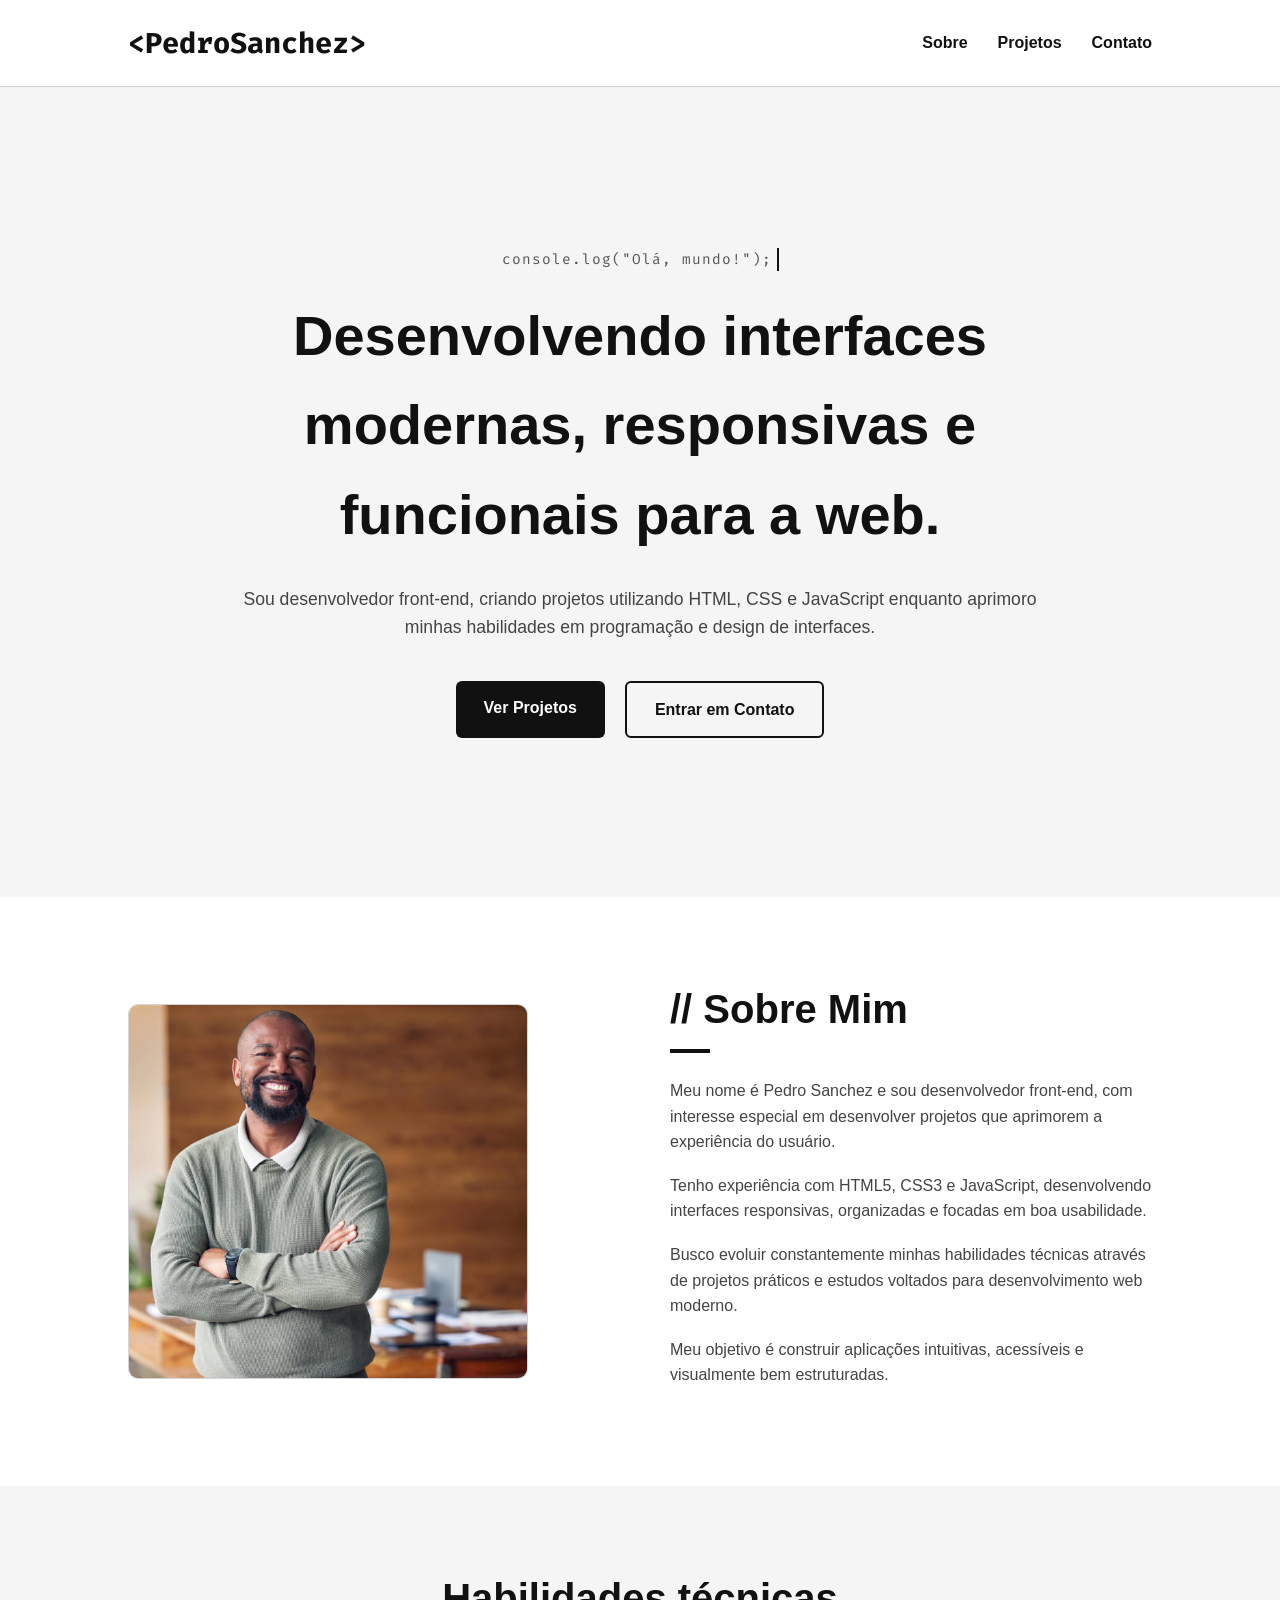
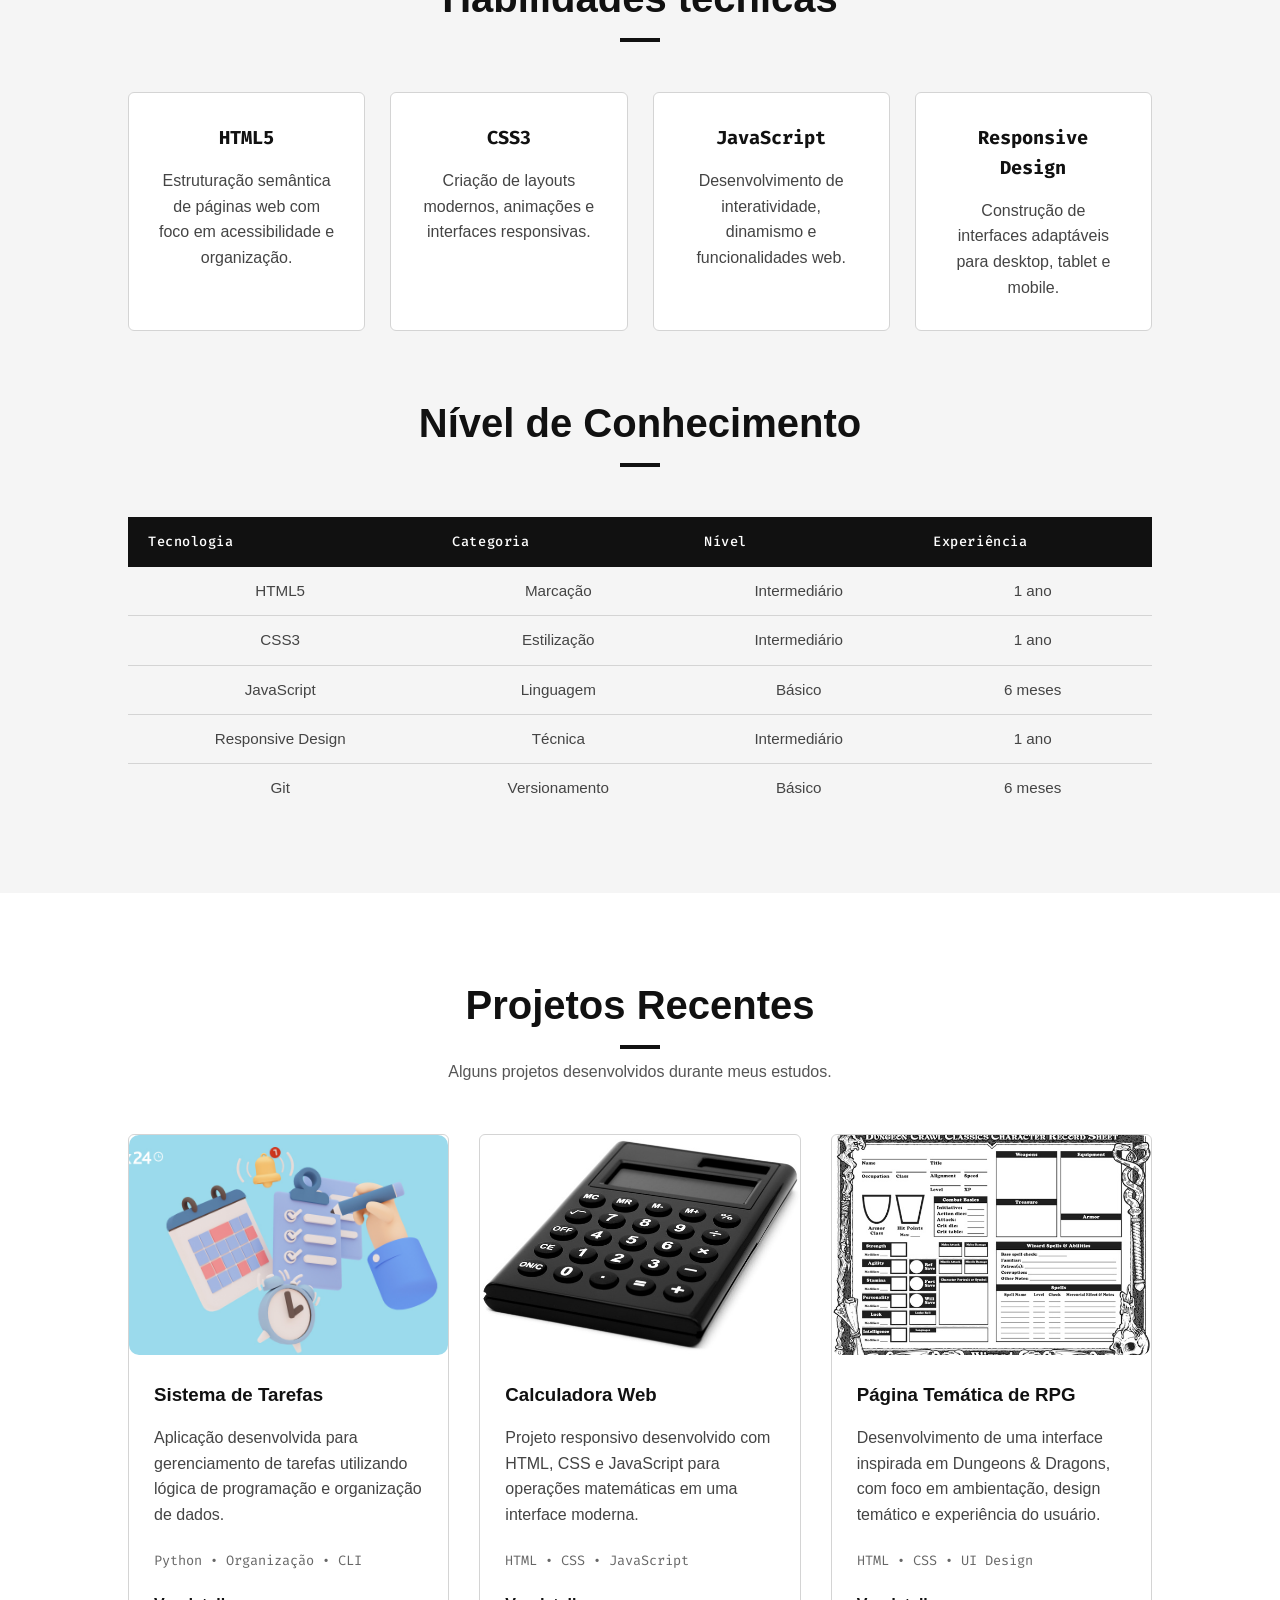
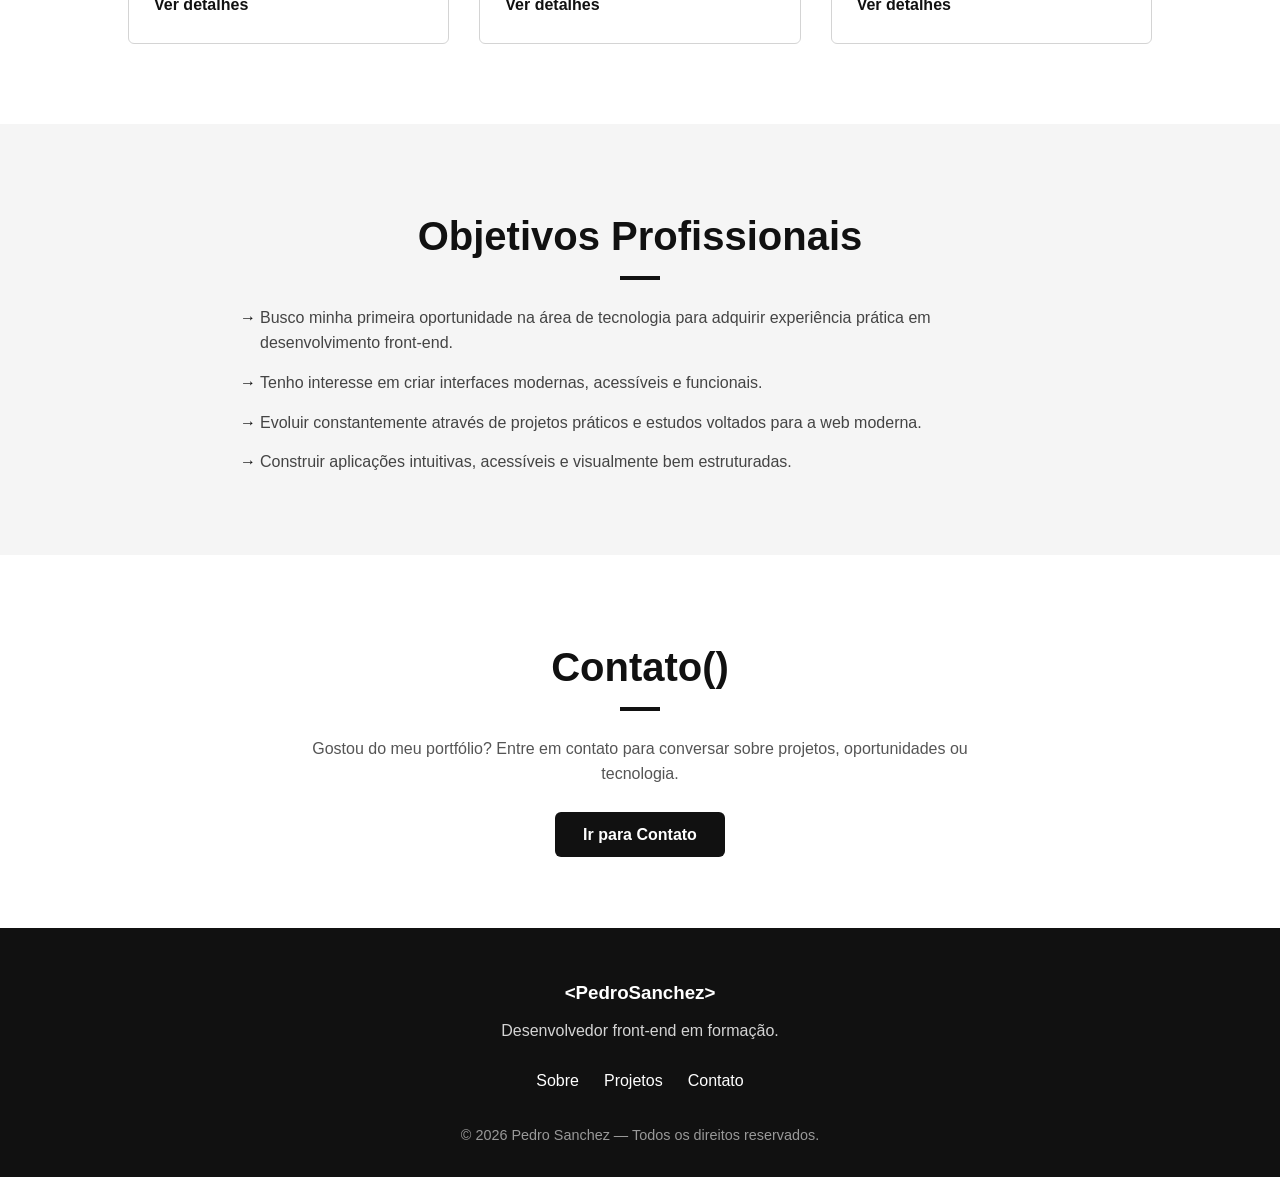
<file: index.html>
<!DOCTYPE html>
<html lang="pt-BR">

<head>
    <meta charset="UTF-8">
    <meta name="viewport" content="width=device-width, initial-scale=1.0">
    <title>Pedro Sanchez | Portfólio</title>
    <link rel="preconnect" href="https://fonts.googleapis.com">
    <link rel="preconnect" href="https://fonts.gstatic.com" crossorigin>
    <link href="https://fonts.googleapis.com/css2?family=Fira+Code:wght@300;400;500;600&display=swap" rel="stylesheet">
    <link rel="stylesheet" href="css/style.css">
</head>

<body>

    <header class="header">
        <div class="logo">
            <h1>&lt;PedroSanchez&gt;</h1>
        </div>
        <nav class="navbar">
            <ul class="nav-links">
                <li><a href="index.html">Sobre</a></li>
                <li><a href="projetos.html">Projetos</a></li>
                <li><a href="contato.html">Contato</a></li>
            </ul>
        </nav>
    </header>

    <main>
        <section class="hero-section">
            <div class="hero-content">
                <p class="hero-tag">console.log("Olá, mundo!");</p>
                <h2>Desenvolvendo interfaces modernas, responsivas e funcionais para a web.</h2>
                <p class="hero-description">
                    Sou desenvolvedor front-end, criando projetos utilizando HTML, CSS e JavaScript enquanto
                    aprimoro minhas habilidades em programação e design de interfaces.
                </p>
                <div class="hero-buttons">
                    <a href="projetos.html" class="btn-primary">Ver Projetos</a>
                    <a href="contato.html" class="btn-secondary">Entrar em Contato</a>
                </div>
            </div>
        </section>

        <section id="sobre" class="about-section">
            <div class="about-image">
                <img src="img/perfil.jpg" alt="Foto de Pedro Sanchez">
            </div>
            <div class="about-text">
                <h2>// Sobre Mim</h2>
                <p>
                    Meu nome é Pedro Sanchez e sou desenvolvedor front-end, com interesse
                    especial em desenvolver projetos que aprimorem a experiência do usuário.
                </p>
                <p>
                    Tenho experiência com HTML5, CSS3 e JavaScript, desenvolvendo interfaces responsivas, organizadas e focadas em boa usabilidade.
                </p>
                <p>
                    Busco evoluir constantemente minhas habilidades técnicas através de projetos práticos e estudos voltados para desenvolvimento web moderno.
                </p>
                <p>
                    Meu objetivo é construir aplicações intuitivas, acessíveis e visualmente bem estruturadas.
                </p>
            </div>
        </section>

        <section class="skills-section">
            <h2>Habilidades técnicas</h2>
            <div class="skills-container">
                <article class="skill-card">
                    <h3>HTML5</h3>
                    <p>Estruturação semântica de páginas web com foco em acessibilidade e organização.</p>
                </article>

                <article class="skill-card">
                    <h3>CSS3</h3>
                    <p>Criação de layouts modernos, animações e interfaces responsivas.</p>
                </article>

                <article class="skill-card">
                    <h3>JavaScript</h3>
                    <p>Desenvolvimento de interatividade, dinamismo e funcionalidades web.</p>
                </article>

                <article class="skill-card">
                    <h3>Responsive Design</h3>
                    <p>Construção de interfaces adaptáveis para desktop, tablet e mobile.</p>
                </article>
            </div>

            <h2 class="skills-table-title">Nível de Conhecimento</h2>
            <div class="skills-table-wrapper">
                <table class="skills-table">
                    <thead>
                        <tr>
                            <th>Tecnologia</th>
                            <th>Categoria</th>
                            <th>Nível</th>
                            <th>Experiência</th>
                        </tr>
                    </thead>
                    <tbody>
                        <tr>
                            <td>HTML5</td>
                            <td>Marcação</td>
                            <td>Intermediário</td>
                            <td>1 ano</td>
                        </tr>
                        <tr>
                            <td>CSS3</td>
                            <td>Estilização</td>
                            <td>Intermediário</td>
                            <td>1 ano</td>
                        </tr>
                        <tr>
                            <td>JavaScript</td>
                            <td>Linguagem</td>
                            <td>Básico</td>
                            <td>6 meses</td>
                        </tr>
                        <tr>
                            <td>Responsive Design</td>
                            <td>Técnica</td>
                            <td>Intermediário</td>
                            <td>1 ano</td>
                        </tr>
                        <tr>
                            <td>Git</td>
                            <td>Versionamento</td>
                            <td>Básico</td>
                            <td>6 meses</td>
                        </tr>
                    </tbody>
                </table>
            </div>
        </section>

        <section class="preview-projects">
            <div class="section-title">
                <h2>Projetos Recentes</h2>
                <p>Alguns projetos desenvolvidos durante meus estudos.</p>
            </div>

            <div class="projects-container">
                <article class="project-card">
                    <img src="img/Projeto1.jpg" alt="Projeto sistema de tarefas">
                    <div class="project-content">
                        <h3>Sistema de Tarefas</h3>
                        <p>Aplicação desenvolvida para gerenciamento de tarefas utilizando lógica de programação e organização de dados.</p>
                        <span class="project-tech">Python • Organização • CLI</span>
                        <a href="projetos.html">Ver detalhes</a>
                    </div>
                </article>

                <article class="project-card">
                    <img src="img/Projeto2.jpg" alt="Projeto calculadora web">
                    <div class="project-content">
                        <h3>Calculadora Web</h3>
                        <p>Projeto responsivo desenvolvido com HTML, CSS e JavaScript para operações matemáticas em uma interface moderna.</p>
                        <span class="project-tech">HTML • CSS • JavaScript</span>
                        <a href="projetos.html">Ver detalhes</a>
                    </div>
                </article>

                <article class="project-card">
                    <img src="img/Projeto3.jpg" alt="Projeto landing page responsiva">
                    <div class="project-content">
                        <h3>Página Temática de RPG</h3>
                        <p>Desenvolvimento de uma interface inspirada em Dungeons & Dragons, com foco em ambientação, design temático e experiência do usuário.</p>
                        <span class="project-tech">HTML • CSS • UI Design</span>
                        <a href="projetos.html">Ver detalhes</a>
                    </div>
                </article>
            </div>
        </section>

        <section id="objetivos" class="goals-section">
            <div class="goals-content">
                <h2>Objetivos Profissionais</h2>
                <ul class="goals-list">
                    <li>Busco minha primeira oportunidade na área de tecnologia para adquirir experiência prática em desenvolvimento front-end.</li>
                    <li>Tenho interesse em criar interfaces modernas, acessíveis e funcionais.</li>
                    <li>Evoluir constantemente através de projetos práticos e estudos voltados para a web moderna.</li>
                    <li>Construir aplicações intuitivas, acessíveis e visualmente bem estruturadas.</li>
                </ul>
            </div>
        </section>

        <section id="contato-preview" class="contact-preview">
            <h2>Contato()</h2>
            <p>Gostou do meu portfólio? Entre em contato para conversar sobre projetos, oportunidades ou tecnologia.</p>
            <a href="contato.html" class="btn-primary">Ir para Contato</a>
        </section>
    </main>

    <footer class="footer">
        <div class="footer-content">
            <h3>&lt;PedroSanchez&gt;</h3>
            <p>Desenvolvedor front-end em formação.</p>
            <nav class="footer-links">
                <a href="#sobre">Sobre</a>
                <a href="projetos.html">Projetos</a>
                <a href="contato.html">Contato</a>
            </nav>
        </div>
        <p class="copyright">© 2026 Pedro Sanchez — Todos os direitos reservados.</p>
    </footer>

</body>

</html>
</file>
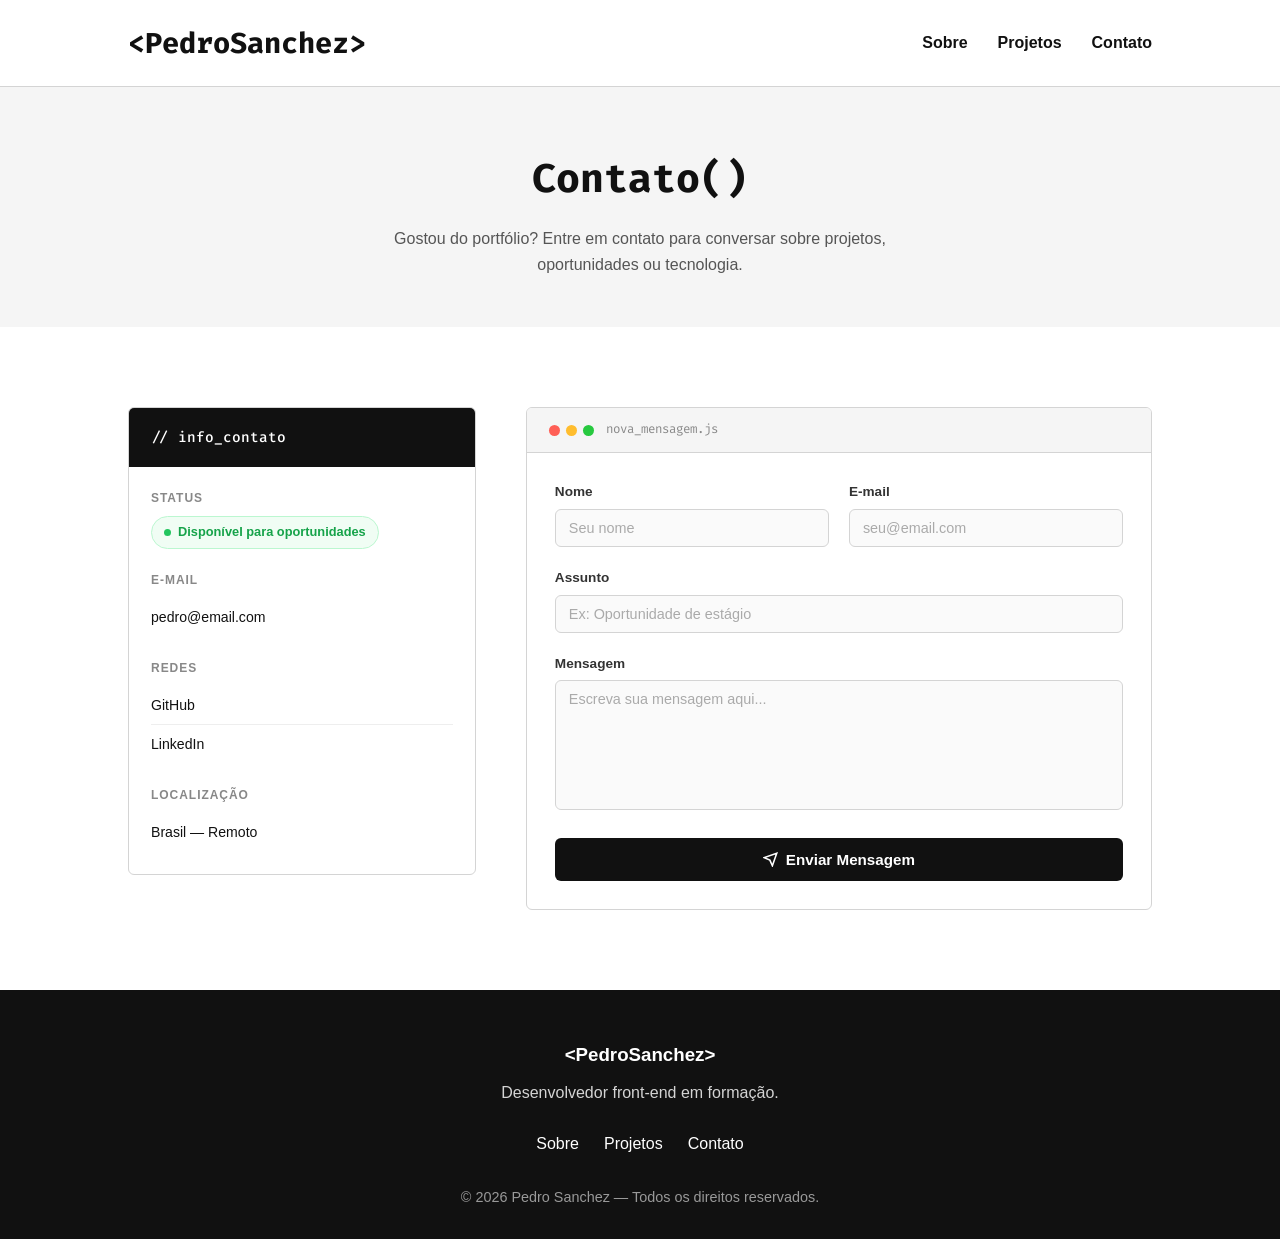
<file: contato.html>
<!DOCTYPE html>
<html lang="pt-BR">

<head>
    <meta charset="UTF-8">
    <meta name="viewport" content="width=device-width, initial-scale=1.0">
    <meta name="description" content="Entre em contato com Pedro Sanchez para conversar sobre projetos e oportunidades.">
    <meta name="author" content="Pedro Sanchez">
    <title>Contato | Pedro Sanchez</title>

    <link rel="preconnect" href="https://fonts.googleapis.com">
    <link rel="preconnect" href="https://fonts.gstatic.com" crossorigin>
    <link href="https://fonts.googleapis.com/css2?family=Fira+Code:wght@300;400;500;600&display=swap" rel="stylesheet">
    <link rel="stylesheet" href="css/style.css">

</head>

<body>
    <header class="header">

        <div class="logo">

            <h1>
                &lt;PedroSanchez&gt;
            </h1>

        </div>

        <nav class="navbar">

            <ul class="nav-links">

                <li>
                    <a href="index.html">
                        Sobre
                    </a>
                </li>

                <li>
                    <a href="projetos.html">
                        Projetos
                    </a>
                </li>

                <li>
                    <a href="contato.html">
                        Contato
                    </a>
                </li>

            </ul>

        </nav>

    </header>

    <main>

        <div class="contact-hero">
            <h1>Contato()</h1>
            <p>Gostou do portfólio? Entre em contato para conversar sobre projetos, oportunidades ou tecnologia.</p>
        </div>

        <section class="contact-section">

      <!-- Coluna de informações -->
<aside>
    <div class="contact-info-card">

        <div class="info-card-header">
            <h3>// info_contato</h3>
        </div>

        <div class="info-card-body">

            <div class="info-group">
                <label>Status</label>
                <div class="status-badge">
                    <span class="status-dot"></span>
                    Disponível para oportunidades
                </div>
            </div>

            <div class="info-group">
                <label>E-mail</label>
                <a href="mailto:pedro@email.com" class="info-link">
                    pedro@email.com
                </a>
            </div>

            <div class="info-group">
                <label>Redes</label>
                <a href="https://github.com/pedrosanchez" target="_blank" rel="noopener" class="info-link">
                    GitHub
                </a>
                <a href="https://linkedin.com/in/pedrosanchez" target="_blank" rel="noopener" class="info-link">
                    LinkedIn
                </a>
            </div>

            <div class="info-group">
                <label>Localização</label>
                <div class="info-link">
                    Brasil — Remoto
                </div>
            </div>

        </div>
    </div>
</aside>
            <!-- Formulário -->
            <div class="contact-form-wrapper">

                <div class="form-card-header">
                    <div class="form-dot" style="background:#ff5f56;"></div>
                    <div class="form-dot" style="background:#ffbd2e;"></div>
                    <div class="form-dot" style="background:#27c93f;"></div>
                    <span>nova_mensagem.js</span>
                </div>

                <form id="contactForm" class="contact-form" novalidate>

                    <div class="form-row">
                        <div class="form-group">
                            <label for="nome">Nome</label>
                            <input type="text" id="nome" name="nome" placeholder="Seu nome" required>
                        </div>
                        <div class="form-group">
                            <label for="email">E-mail</label>
                            <input type="email" id="email" name="email" placeholder="seu@email.com" required>
                        </div>
                    </div>

                    <div class="form-group">
                        <label for="assunto">Assunto</label>
                        <input type="text" id="assunto" name="assunto" placeholder="Ex: Oportunidade de estágio" required>
                    </div>

                    <div class="form-group">
                        <label for="mensagem">Mensagem</label>
                        <textarea id="mensagem" name="mensagem" placeholder="Escreva sua mensagem aqui..." required></textarea>
                    </div>

                    <button type="submit" class="btn-submit">
                        <svg width="15" height="15" viewBox="0 0 24 24" fill="none" stroke="currentColor" stroke-width="2.5"><path d="m22 2-7 20-4-9-9-4 20-7z"/></svg>
                        Enviar Mensagem
                    </button>



                </form>
            </div>

        </section>

    </main>

    <footer class="footer">
        <div class="footer-content">
            <h3>&lt;PedroSanchez&gt;</h3>
            <p>Desenvolvedor front-end em formação.</p>
            <nav class="footer-links">
                <a href="index.html#sobre">Sobre</a>
                <a href="projetos.html">Projetos</a>
                <a href="contato.html">Contato</a>
            </nav>
        </div>
        <p class="copyright">© 2026 Pedro Sanchez — Todos os direitos reservados.</p>
    </footer>


</body>
</html>
</file>
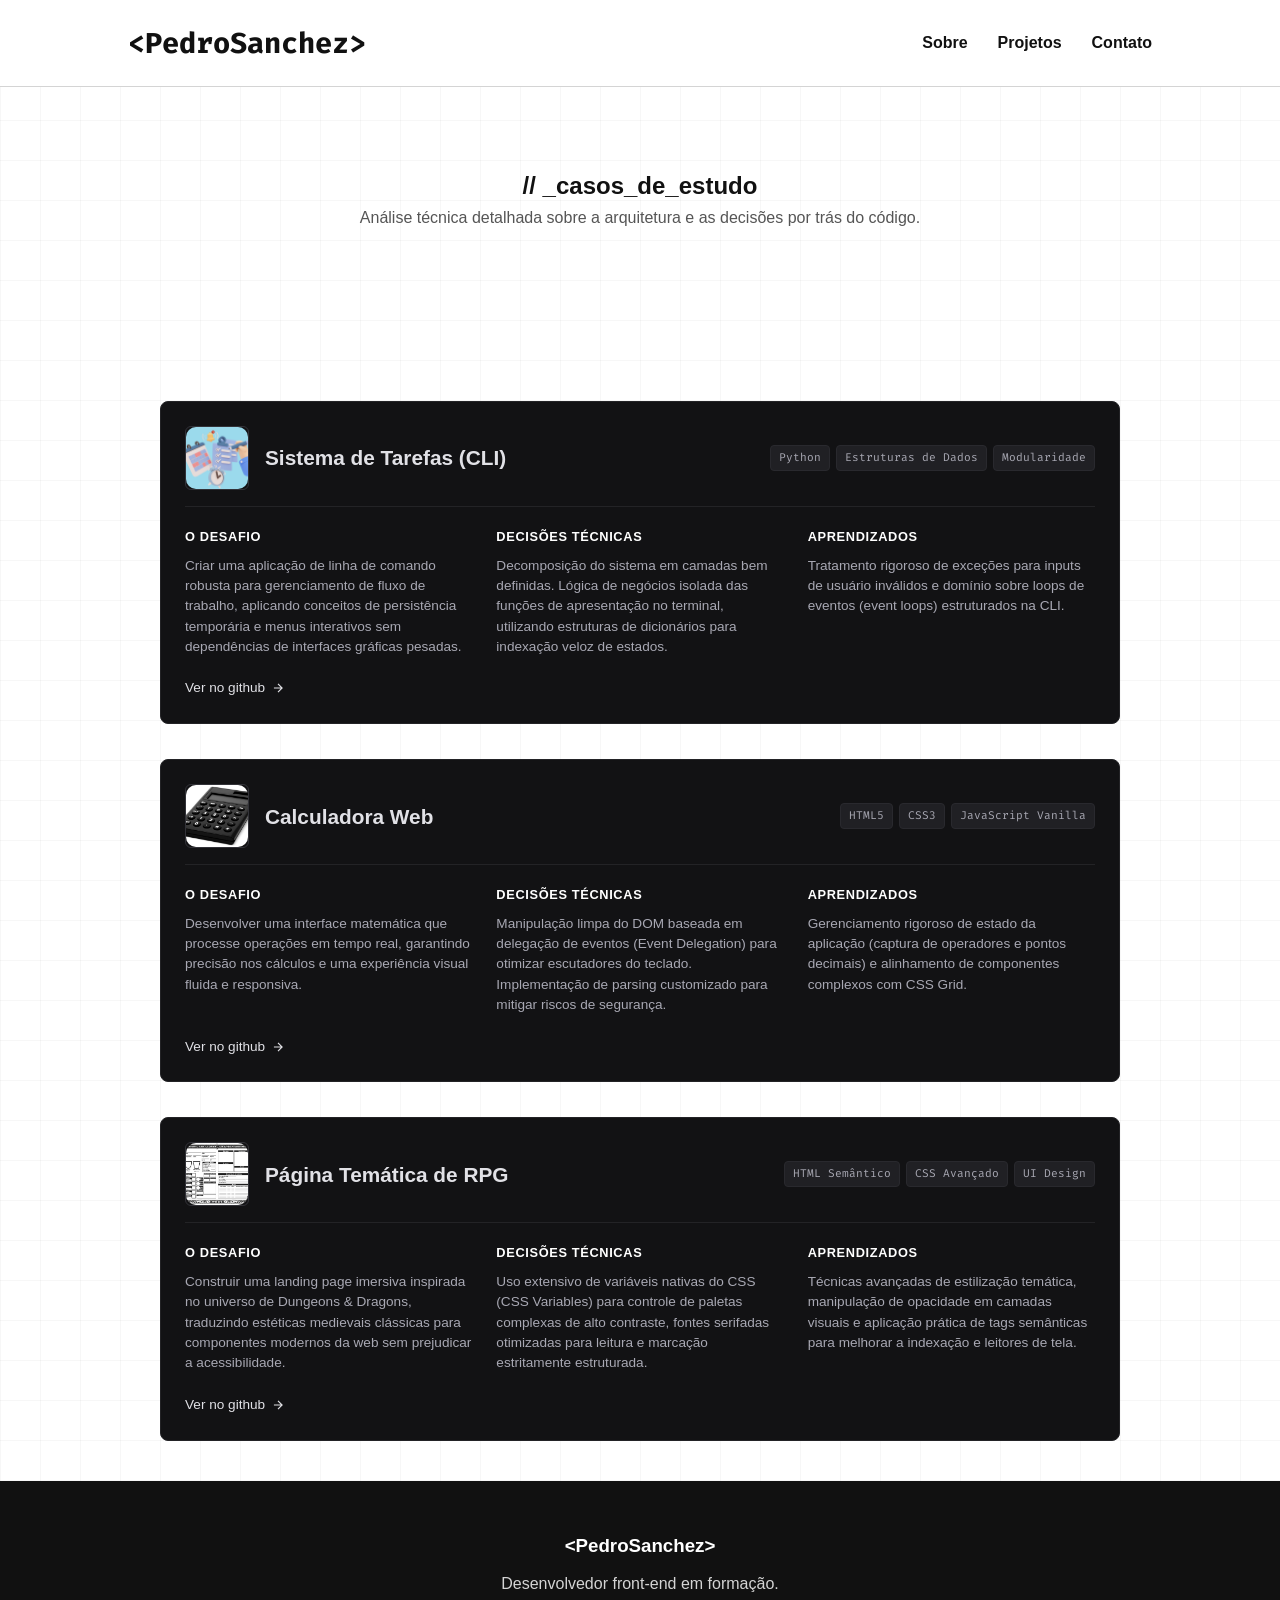
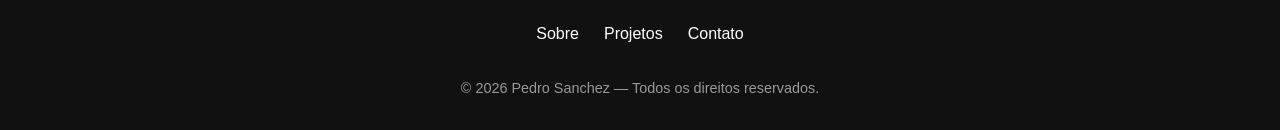
<file: projetos.html>
<!DOCTYPE html>
<html lang="pt-BR">

<head>
    <meta charset="UTF-8">
    <meta name="viewport" content="width=device-width, initial-scale=1.0">
    <meta name="description" content="Casos de estudo e detalhes técnicos dos projetos desenvolvidos por Pedro Sanchez.">
    <meta name="author" content="Pedro Sanchez">
    <title>Pedro Sanchez | Projetos Detalhados</title>

    <link rel="preconnect" href="https://fonts.googleapis.com">
    <link rel="preconnect" href="https://fonts.gstatic.com" crossorigin>
    <link href="https://fonts.googleapis.com/css2?family=Fira+Code:wght@300;400;500;600&display=swap" rel="stylesheet">
    <link rel="stylesheet" href="css/style.css">
</head>

<body class="projects-page">


    <header class="header">

        <div class="logo">

            <h1>
                &lt;PedroSanchez&gt;
            </h1>

        </div>

        <nav class="navbar">

            <ul class="nav-links">

                <li>
                    <a href="index.html">
                        Sobre
                    </a>
                </li>

                <li>
                    <a href="projetos.html">
                        Projetos
                    </a>
                </li>

                <li>
                    <a href="contato.html">
                        Contato
                    </a>
                </li>

            </ul>

        </nav>

    </header>

    <main class="projects-detailed-main">

        <section class="projects-hero">
            <div class="section-title">
                <h1>// _casos_de_estudo</h1>
                <p class="hero-subtitle">Análise técnica detalhada sobre a arquitetura e as decisões por trás do código.</p>
            </div>
        </section>

        <div class="cases-container">

            <article id="sistema-de-tarefas" class="project-case-card">
                <div class="case-header">
                    <div class="header-left">
                        <div class="case-mini-thumb">
                            <img src="img/Projeto1.jpg" alt="Terminal CLI">
                        </div>
                        <h2>Sistema de Tarefas (CLI)</h2>
                    </div>
                    <div class="tech-badges">
                        <span>Python</span>
                        <span>Estruturas de Dados</span>
                        <span>Modularidade</span>
                    </div>
                </div>

                <div class="case-body">
                    <div class="case-block">
                        <h3>O Desafio</h3>
                        <p>Criar uma aplicação de linha de comando robusta para gerenciamento de fluxo de trabalho, aplicando conceitos de persistência temporária e menus interativos sem dependências de interfaces gráficas pesadas.</p>
                    </div>

                    <div class="case-block">
                        <h3>Decisões Técnicas</h3>
                        <p>Decomposição do sistema em camadas bem definidas. Lógica de negócios isolada das funções de apresentação no terminal, utilizando estruturas de dicionários para indexação veloz de estados.</p>
                    </div>

                    <div class="case-block">
                        <h3>Aprendizados</h3>
                        <p>Tratamento rigoroso de exceções para inputs de usuário inválidos e domínio sobre loops de eventos (event loops) estruturados na CLI.</p>
                    </div>
                </div>

                <div class="case-footer">
                    <a href="https://github.com/pedrosanchez" target="_blank" rel="noopener noreferrer" class="btn-case">
                        <span>Ver no github</span>
                        <svg width="14" height="14" viewBox="0 0 24 24" fill="none" stroke="currentColor" stroke-width="2"><path d="M5 12h14M12 5l7 7-7 7"/></svg>
                    </a>
                </div>
            </article>

            <article id="calculadora-web" class="project-case-card">
                <div class="case-header">
                    <div class="header-left">
                        <div class="case-mini-thumb">
                            <img src="img/Projeto2.jpg" alt="Calculadora Web">
                        </div>
                        <h2>Calculadora Web</h2>
                    </div>
                    <div class="tech-badges">
                        <span>HTML5</span>
                        <span>CSS3</span>
                        <span>JavaScript Vanilla</span>
                    </div>
                </div>

                <div class="case-body">
                    <div class="case-block">
                        <h3>O Desafio</h3>
                        <p>Desenvolver uma interface matemática que processe operações em tempo real, garantindo precisão nos cálculos e uma experiência visual fluida e responsiva.</p>
                    </div>

                    <div class="case-block">
                        <h3>Decisões Técnicas</h3>
                        <p>Manipulação limpa do DOM baseada em delegação de eventos (Event Delegation) para otimizar escutadores do teclado. Implementação de parsing customizado para mitigar riscos de segurança.</p>
                    </div>

                    <div class="case-block">
                        <h3>Aprendizados</h3>
                        <p>Gerenciamento rigoroso de estado da aplicação (captura de operadores e pontos decimais) e alinhamento de componentes complexos com CSS Grid.</p>
                    </div>
                </div>

                <div class="case-footer">
                    <a href="https://github.com/pedrosanchez" target="_blank" rel="noopener noreferrer" class="btn-case">
                        <span>Ver no github</span>
                        <svg width="14" height="14" viewBox="0 0 24 24" fill="none" stroke="currentColor" stroke-width="2"><path d="M5 12h14M12 5l7 7-7 7"/></svg>
                    </a>
                </div>
            </article>

            <article id="pagina-rpg" class="project-case-card">
                <div class="case-header">
                    <div class="header-left">
                        <div class="case-mini-thumb">
                            <img src="img/Projeto3.jpg" alt="Página de RPG">
                        </div>
                        <h2>Página Temática de RPG</h2>
                    </div>
                    <div class="tech-badges">
                        <span>HTML Semântico</span>
                        <span>CSS Avançado</span>
                        <span>UI Design</span>
                    </div>
                </div>

                <div class="case-body">
                    <div class="case-block">
                        <h3>O Desafio</h3>
                        <p>Construir uma landing page imersiva inspirada no universo de Dungeons & Dragons, traduzindo estéticas medievais clássicas para componentes modernos da web sem prejudicar a acessibilidade.</p>
                    </div>

                    <div class="case-block">
                        <h3>Decisões Técnicas</h3>
                        <p>Uso extensivo de variáveis nativas do CSS (CSS Variables) para controle de paletas complexas de alto contraste, fontes serifadas otimizadas para leitura e marcação estritamente estruturada.</p>
                    </div>

                    <div class="case-block">
                        <h3>Aprendizados</h3>
                        <p>Técnicas avançadas de estilização temática, manipulação de opacidade em camadas visuais e aplicação prática de tags semânticas para melhorar a indexação e leitores de tela.</p>
                    </div>
                </div>

                <div class="case-footer">
                    <a href="https://github.com/pedrosanchez" target="_blank" rel="noopener noreferrer" class="btn-case">
                        <span>Ver no github</span>
                        <svg width="14" height="14" viewBox="0 0 24 24" fill="none" stroke="currentColor" stroke-width="2"><path d="M5 12h14M12 5l7 7-7 7"/></svg>
                    </a>
                </div>
            </article>

        </div>

    </main>

    <footer class="footer">

        <div class="footer-content">

            <h3>
                &lt;PedroSanchez&gt;
            </h3>

            <p>
                Desenvolvedor front-end em formação.
            </p>

            <nav class="footer-links">

                <a href="#sobre">
                    Sobre
                </a>

                <a href="projetos.html">
                    Projetos
                </a>

                <a href="contato.html">
                    Contato
                </a>

            </nav>

        </div>

        <p class="copyright">

            © 2026 Pedro Sanchez — Todos os direitos reservados.

        </p>

    </footer>
</body>

</html>
</file>
<file: css/style.css>
* {
    margin: 0;
    padding: 0;
    box-sizing: border-box;
}

body {
    font-family: Arial, Helvetica, sans-serif;
    background-color: #ffffff;
    background-image: 
        linear-gradient(to right, rgba(0, 0, 0, 0.03) 1px, transparent 1px),
        linear-gradient(to bottom, rgba(0, 0, 0, 0.03) 1px, transparent 1px);
    background-size: 40px 40px;
    color: #111111;
    line-height: 1.6;
}

img {
    width: 100%;
    display: block;
    border-radius: 10px;
}

a {
    text-decoration: none;
}

section {
    padding: 80px 10%;
}

.logo h1,
.hero-tag,
.skill-card h3,
.project-tech,
.tech-badges span,
.info-card-header h3,
.form-card-header span,
.contact-hero h1 {
    font-family: 'Fira Code', monospace;
}

.header {
    width: 100%;
    padding: 20px 10%;
    display: flex;
    justify-content: space-between;
    align-items: center;
    background-color: rgba(255, 255, 255, 0.95);
    border-bottom: 1px solid #d4d4d4;
    backdrop-filter: blur(8px);
    position: sticky;
    top: 0;
    z-index: 1000;
}

.logo h1 {
    font-size: 1.8rem;
    color: #111111;
}

.nav-links {
    display: flex;
    gap: 30px;
    list-style: none;
}

.nav-links a {
    color: #111111;
    font-weight: bold;
    transition: 0.3s;
}

.nav-links a:hover {
    color: #666666;
}

.hero-section {
    min-height: 90vh;
    display: flex;
    justify-content: center;
    align-items: center;
    text-align: center;
    background-color: #f5f5f5;
}

.hero-content {
    max-width: 800px;
}

.hero-tag {
    display: inline-block;
    font-size: 0.9rem;
    letter-spacing: 1px;
    margin-bottom: 20px;
    color: #555555;
    border-right: 2px solid #111111;
    padding-right: 5px;
    white-space: nowrap;
    animation: blink-caret 0.75s step-end infinite;
}

@keyframes blink-caret {
    from, to { border-color: transparent }
    50% { border-color: #555555; }
}

.hero-content h2 {
    font-size: 3.5rem;
    margin-bottom: 25px;
    color: #111111;
}

.hero-description {
    font-size: 1.1rem;
    color: #444444;
    margin-bottom: 40px;
}

.hero-buttons {
    display: flex;
    justify-content: center;
    gap: 20px;
}

.btn-primary,
.btn-secondary {
    padding: 14px 28px;
    border-radius: 6px;
    font-weight: bold;
    transition: 0.3s;
}

.btn-primary {
    background-color: #111111;
    color: #ffffff;
}

.btn-primary:hover {
    background-color: #333333;
}

.btn-secondary {
    border: 2px solid #111111;
    color: #111111;
}

.btn-secondary:hover {
    background-color: #111111;
    color: #ffffff;
}

.about-section {
    display: flex;
    align-items: center;
    gap: 60px;
    background-color: #ffffff;
}

.about-image {
    flex: 1;
}

.about-image img {
    max-width: 400px;
    border: 1px solid #d4d4d4;
}

.about-text {
    flex: 1;
}

.about-text h2, 
.skills-section h2, 
.section-title h2,
.goals-content h2,
.contact-preview h2 {
    position: relative;
    display: inline-block;
    font-size: 2.5rem;
    margin-bottom: 25px;
    color: #111111;
}

.about-text h2::after,
.skills-section h2::after,
.section-title h2::after,
.goals-content h2::after,
.contact-preview h2::after {
    content: "";
    display: block;
    width: 40px;
    height: 4px;
    background: #111111;
    margin: 8px auto 0;
    transition: width 0.3s ease;
}

.about-text h2::after {
    margin: 8px 0 0 0;
}

.about-section:hover h2::after,
.skills-section:hover h2::after,
.preview-projects:hover h2::after,
.goals-section:hover h2::after,
.contact-preview:hover h2::after {
    width: 80px;
}

.about-text p {
    margin-bottom: 18px;
    color: #444444;
}

.skills-section {
    text-align: center;
    background-color: #f5f5f5;
}

.skills-section h2 {
    margin-bottom: 50px;
}

.skills-container {
    display: grid;
    grid-template-columns: repeat(4, 1fr);
    gap: 25px;
}

.skill-card, .project-card {
    background-color: #ffffff;
    border: 1px solid #d4d4d4;
    border-radius: 6px;
    position: relative;
    overflow: hidden;
    transition: all 0.4s cubic-bezier(0.16, 1, 0.3, 1);
}

.skill-card {
    padding: 30px;
}

.skill-card::before, .project-card::before {
    content: "";
    position: absolute;
    top: 0;
    left: 0;
    width: 0;
    height: 3px;
    background-color: #111111;
    transition: width 0.3s ease;
}

.skill-card:hover, .project-card:hover {
    transform: translateY(-8px);
    border-color: #111111;
    box-shadow: 0 12px 24px rgba(0, 0, 0, 0.08);
}

.skill-card:hover::before, .project-card:hover::before {
    width: 100%;
}

.skill-card h3 {
    margin-bottom: 15px;
    color: #111111;
}

.skill-card p {
    color: #444444;
}

.skills-table-title {
    margin-top: 60px;
    margin-bottom: 30px;
}

.skills-table-wrapper {
    overflow-x: auto;
}

.skills-table {
    width: 100%;
    border-collapse: collapse;
    font-size: 0.95rem;
}

.skills-table thead tr {
    background-color: #111111;
    color: #ffffff;
}

.skills-table th {
    padding: 14px 20px;
    text-align: left;
    font-family: 'Fira Code', monospace;
    font-size: 0.85rem;
    font-weight: 500;
    letter-spacing: 0.04em;
}

.skills-table td {
    padding: 12px 20px;
    border-bottom: 1px solid #d4d4d4;
    color: #444444;
}

.skills-table tbody tr:last-child td {
    border-bottom: none;
}

.skills-table tbody tr:hover {
    background-color: #ffffff;
}

.preview-projects {
    background-color: #ffffff;
}

.section-title {
    text-align: center;
    margin-bottom: 50px;
}

.section-title h2 {
    margin-bottom: 10px;
}

.section-title p {
    color: #555555;
}

.projects-container {
    display: grid;
    grid-template-columns: repeat(3, 1fr);
    gap: 30px;
}

.project-card {
    border-radius: 6px;
}

.project-card img {
    width: 100%;
    height: 220px;
    object-fit: cover;
}

.project-content {
    padding: 25px;
}

.project-content h3 {
    margin-bottom: 15px;
    color: #111111;
}

.project-content p {
    margin-bottom: 20px;
    color: #444444;
}

.project-tech {
    display: inline-block;
    margin-bottom: 20px;
    font-size: 0.85rem;
    color: #666666;
}

.project-content a {
    display: inline-block;
    color: #111111;
    font-weight: bold;
}

.goals-section {
    background-color: #f5f5f5;
    text-align: center;
}

.goals-content {
    max-width: 800px;
    margin: auto;
}

.goals-list {
    list-style: none;
    max-width: 800px;
    margin: 0 auto;
    display: flex;
    flex-direction: column;
    gap: 14px;
    text-align: left;
}

.goals-list li {
    padding-left: 20px;
    position: relative;
    color: #444444;
}

.goals-list li::before {
    content: "→";
    position: absolute;
    left: 0;
    color: #111111;
    font-weight: bold;
}

.contact-preview {
    text-align: center;
    background-color: #ffffff;
}

.contact-preview p {
    max-width: 700px;
    margin: 0 auto 35px;
    color: #555555;
}

.contact-hero {
    text-align: center;
    background-color: #f5f5f5;
    padding: 60px 10% 50px;
}

.contact-hero h1 {
    font-size: 2.5rem;
    color: #111111;
    margin-bottom: 15px;
}

.contact-hero p {
    color: #555555;
    max-width: 580px;
    margin: 0 auto;
    font-size: 1rem;
}

.contact-section {
    background-color: #ffffff;
    display: grid;
    grid-template-columns: 1fr 1.8fr;
    gap: 50px;
    align-items: start;
}

.contact-info-card {
    border: 1px solid #d4d4d4;
    border-radius: 6px;
    overflow: hidden;
}

.info-card-header {
    background-color: #111111;
    color: #ffffff;
    padding: 18px 22px;
}

.info-card-header h3 {
    font-size: 0.9rem;
    font-weight: 500;
    color: #ffffff;
}

.info-card-body {
    padding: 22px;
    display: flex;
    flex-direction: column;
    gap: 22px;
}

.info-group label {
    display: block;
    font-size: 0.75rem;
    font-weight: bold;
    color: #888888;
    text-transform: uppercase;
    letter-spacing: 0.08em;
    margin-bottom: 8px;
}

.info-link {
    display: flex;
    align-items: center;
    gap: 8px;
    color: #111111;
    font-size: 0.88rem;
    text-decoration: none;
    padding: 8px 0;
    border-bottom: 1px solid #eeeeee;
    transition: color 0.2s;
}

.info-link:last-child {
    border-bottom: none;
}

.info-link:hover {
    color: #555555;
}

.info-link svg {
    flex-shrink: 0;
    color: #111111;
}

.status-badge {
    display: inline-flex;
    align-items: center;
    gap: 7px;
    background-color: #f0fdf4;
    border: 1px solid #bbf7d0;
    border-radius: 20px;
    padding: 5px 12px;
    font-size: 0.8rem;
    color: #16a34a;
    font-weight: bold;
}

.status-dot {
    width: 7px;
    height: 7px;
    background: #22c55e;
    border-radius: 50%;
    animation: pulse 2s infinite;
}

@keyframes pulse {
    0%, 100% { opacity: 1; }
    50% { opacity: 0.3; }
}

.contact-form-wrapper {
    border: 1px solid #d4d4d4;
    border-radius: 6px;
    overflow: hidden;
}

.form-card-header {
    background-color: #f5f5f5;
    border-bottom: 1px solid #d4d4d4;
    padding: 12px 22px;
    display: flex;
    align-items: center;
    gap: 6px;
}

.form-dot {
    width: 11px;
    height: 11px;
    border-radius: 50%;
}

.form-card-header span {
    font-size: 0.78rem;
    color: #888888;
    margin-left: 6px;
}

.contact-form {
    padding: 28px;
}

.form-row {
    display: grid;
    grid-template-columns: 1fr 1fr;
    gap: 20px;
}

.form-group {
    margin-bottom: 20px;
}

.form-group label {
    display: block;
    font-size: 0.85rem;
    font-weight: bold;
    color: #333333;
    margin-bottom: 6px;
}

.form-group input,
.form-group textarea {
    width: 100%;
    padding: 10px 13px;
    border: 1px solid #d4d4d4;
    border-radius: 6px;
    font-family: Arial, Helvetica, sans-serif;
    font-size: 0.9rem;
    color: #111111;
    background-color: #fafafa;
    outline: none;
    transition: border-color 0.2s, box-shadow 0.2s;
    resize: none;
}

.form-group input::placeholder,
.form-group textarea::placeholder {
    color: #aaaaaa;
}

.form-group input:focus,
.form-group textarea:focus {
    border-color: #111111;
    background-color: #ffffff;
    box-shadow: 0 0 0 3px rgba(0, 0, 0, 0.06);
}

.form-group textarea {
    height: 130px;
}

.btn-submit {
    width: 100%;
    padding: 13px 24px;
    background-color: #111111;
    color: #ffffff;
    border: none;
    border-radius: 6px;
    font-family: Arial, Helvetica, sans-serif;
    font-size: 0.95rem;
    font-weight: bold;
    cursor: pointer;
    display: flex;
    align-items: center;
    justify-content: center;
    gap: 8px;
    transition: background-color 0.3s;
}

.btn-submit:hover {
    background-color: #333333;
}

.cases-container {
    max-width: 1000px;
    margin: 40px auto;
    padding: 0 20px;
    display: flex;
    flex-direction: column;
    gap: 35px;
}

.project-case-card {
    background: #121214;
    border: 1px solid #232326;
    border-radius: 8px;
    padding: 24px;
    display: flex;
    flex-direction: column;
    gap: 20px;
    position: relative;
    overflow: hidden;
    transition: all 0.4s cubic-bezier(0.16, 1, 0.3, 1);
}

.project-case-card::before {
    content: "";
    position: absolute;
    top: 0;
    left: 0;
    width: 0;
    height: 3px;
    background-color: #ffffff;
    transition: width 0.3s ease;
}

.project-case-card:hover {
    transform: translateY(-8px);
    border-color: #323238;
    box-shadow: 0 12px 24px rgba(0, 0, 0, 0.2);
}

.project-case-card:hover::before {
    width: 100%;
}

.case-header {
    display: flex;
    justify-content: space-between;
    align-items: center;
    border-bottom: 1px solid #232326;
    padding-bottom: 16px;
    flex-wrap: wrap;
    gap: 15px;
}

.header-left {
    display: flex;
    align-items: center;
    gap: 16px;
}

.case-mini-thumb {
    width: 64px;
    height: 64px;
    border-radius: 6px;
    overflow: hidden;
    border: 1px solid #323238;
    flex-shrink: 0;
}

.case-mini-thumb img {
    width: 100%;
    height: 100%;
    object-fit: cover;
}

.case-header h2 {
    font-size: 1.3rem;
    color: #e1e1e6;
    margin: 0;
}

.tech-badges {
    display: flex;
    gap: 6px;
}

.tech-badges span {
    font-size: 0.7rem;
    background: #202024;
    padding: 3px 8px;
    border-radius: 4px;
    color: #a8a8b3;
    border: 1px solid #29292e;
}

.case-body {
    display: grid;
    grid-template-columns: repeat(3, 1fr);
    gap: 24px;
}

.case-block h3 {
    font-size: 0.8rem;
    text-transform: uppercase;
    letter-spacing: 0.05em;
    margin-bottom: 8px;
    color: #ffffff;
}

.case-block p {
    font-size: 0.85rem;
    line-height: 1.5;
    color: #a8a8b3;
    margin: 0;
}

.case-footer {
    display: flex;
    justify-content: flex-start;
}

.btn-case {
    display: inline-flex;
    align-items: center;
    gap: 6px;
    color: #e1e1e6;
    text-decoration: none;
    font-size: 0.85rem;
    transition: color 0.2s;
}

.btn-case:hover {
    color: #41a5ee;
}

.footer {
    background-color: #111111;
    color: #ffffff;
    padding: 50px 10% 30px;
    text-align: center;
}

.footer-content h3 {
    margin-bottom: 10px;
}

.footer-content p {
    color: #d4d4d4;
    margin-bottom: 25px;
}

.footer-links {
    display: flex;
    justify-content: center;
    gap: 25px;
    margin-bottom: 30px;
}

.footer-links a {
    color: #ffffff;
    transition: 0.3s;
}

.footer-links a:hover {
    color: #bbbbbb;
}

.copyright {
    color: #999999;
    font-size: 0.9rem;
}

@media (max-width: 1024px) {
    .skills-container {
        grid-template-columns: repeat(2, 1fr);
    }
    .projects-container {
        grid-template-columns: repeat(2, 1fr);
    }
    .hero-content h2 {
        font-size: 2.8rem;
    }
}

@media (max-width: 768px) {
    .header {
        flex-direction: column;
        gap: 20px;
    }
    .nav-links {
        flex-wrap: wrap;
        justify-content: center;
    }
    .hero-content h2 {
        font-size: 2.2rem;
    }
    .hero-buttons {
        flex-direction: column;
        align-items: center;
    }
    .about-section {
        flex-direction: column;
    }
    .about-image img {
        max-width: 100%;
    }
    .skills-container {
        grid-template-columns: 1fr;
    }
    .projects-container {
        grid-template-columns: 1fr;
    }
    section {
        padding: 60px 8%;
    }
    .contact-section {
        grid-template-columns: 1fr;
        gap: 30px;
    }
    .contact-hero h1 {
        font-size: 1.8rem;
    }
    .form-row {
        grid-template-columns: 1fr;
    }
    .case-header {
        flex-direction: column;
        align-items: flex-start;
    }
    .case-body {
        grid-template-columns: 1fr;
        gap: 16px;
    }
}

@media (max-width: 480px) {
    .hero-content h2 {
        font-size: 1.8rem;
    }
    .about-text h2, 
    .skills-section h2, 
    .section-title h2,
    .goals-content h2,
    .contact-preview h2 {
        font-size: 2rem;
    }
    .btn-primary,
    .btn-secondary {
        width: 100%;
        text-align: center;
    }
}
</file>
